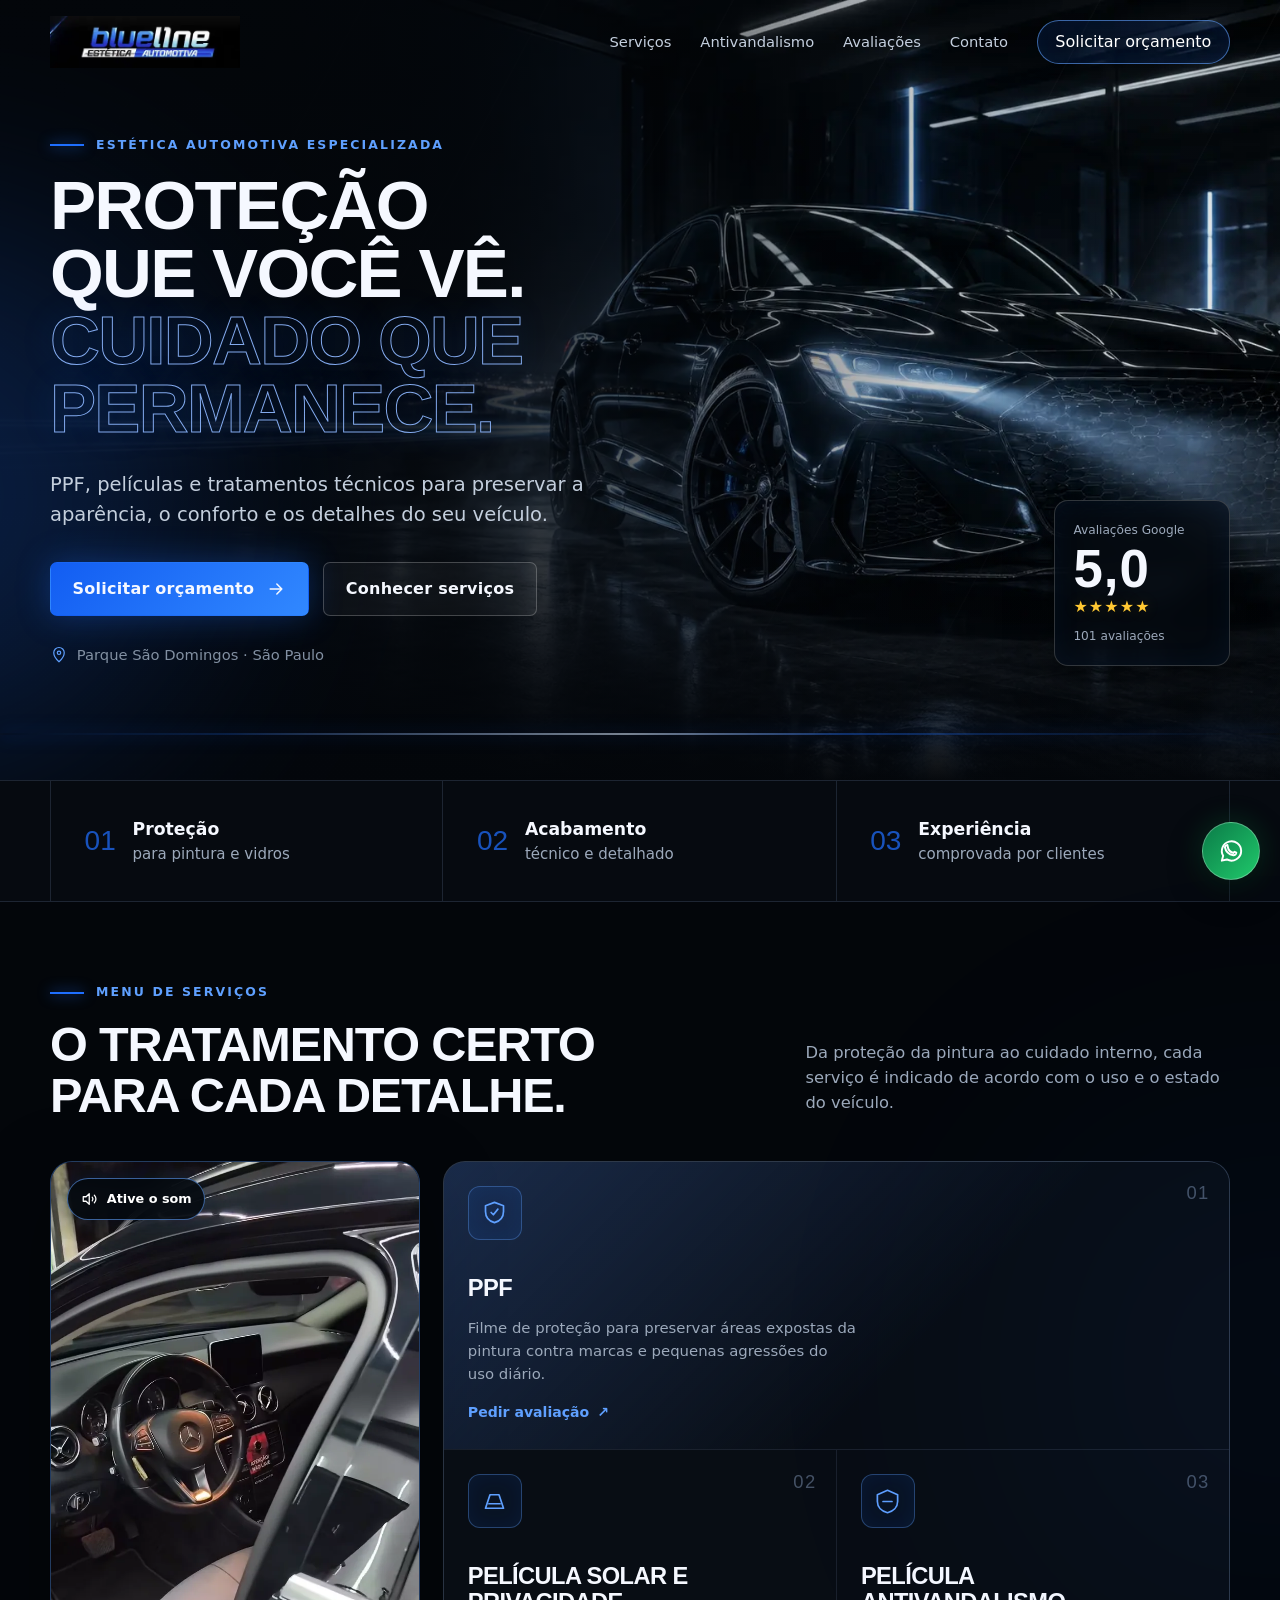
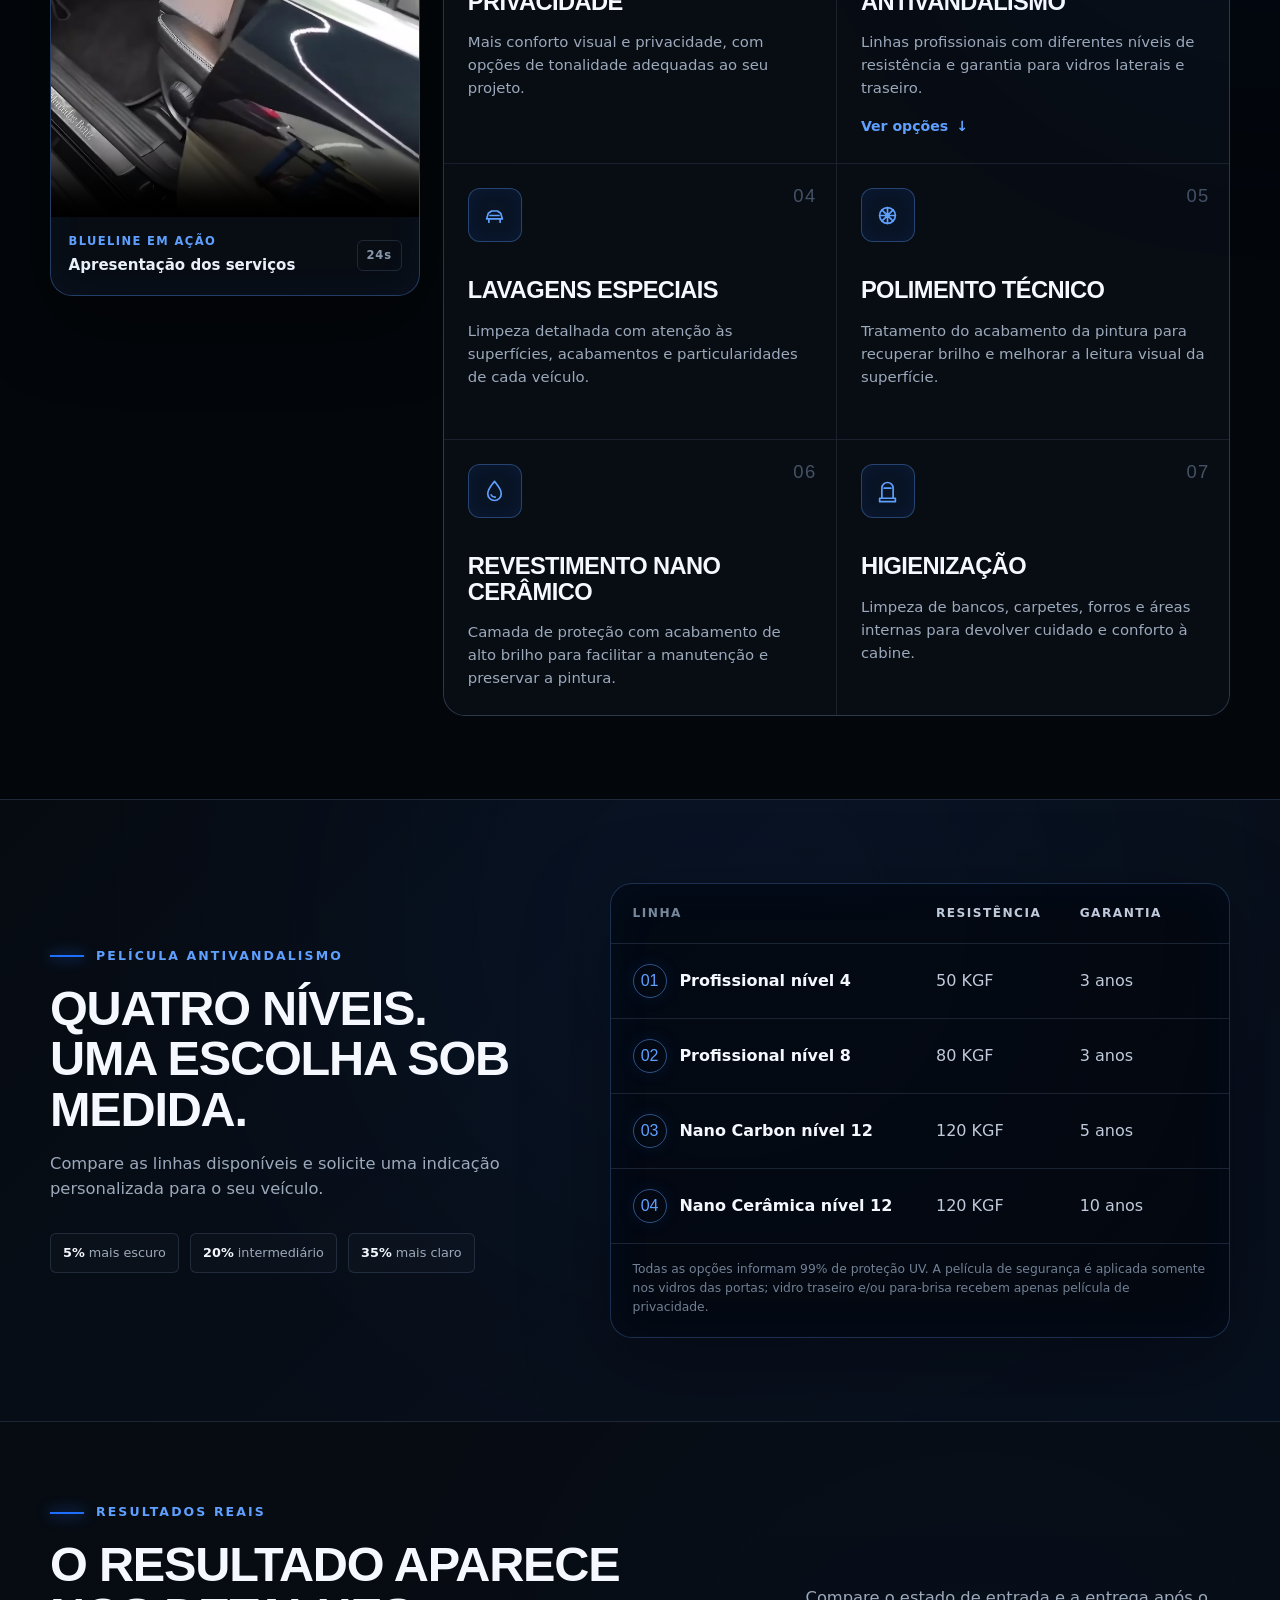
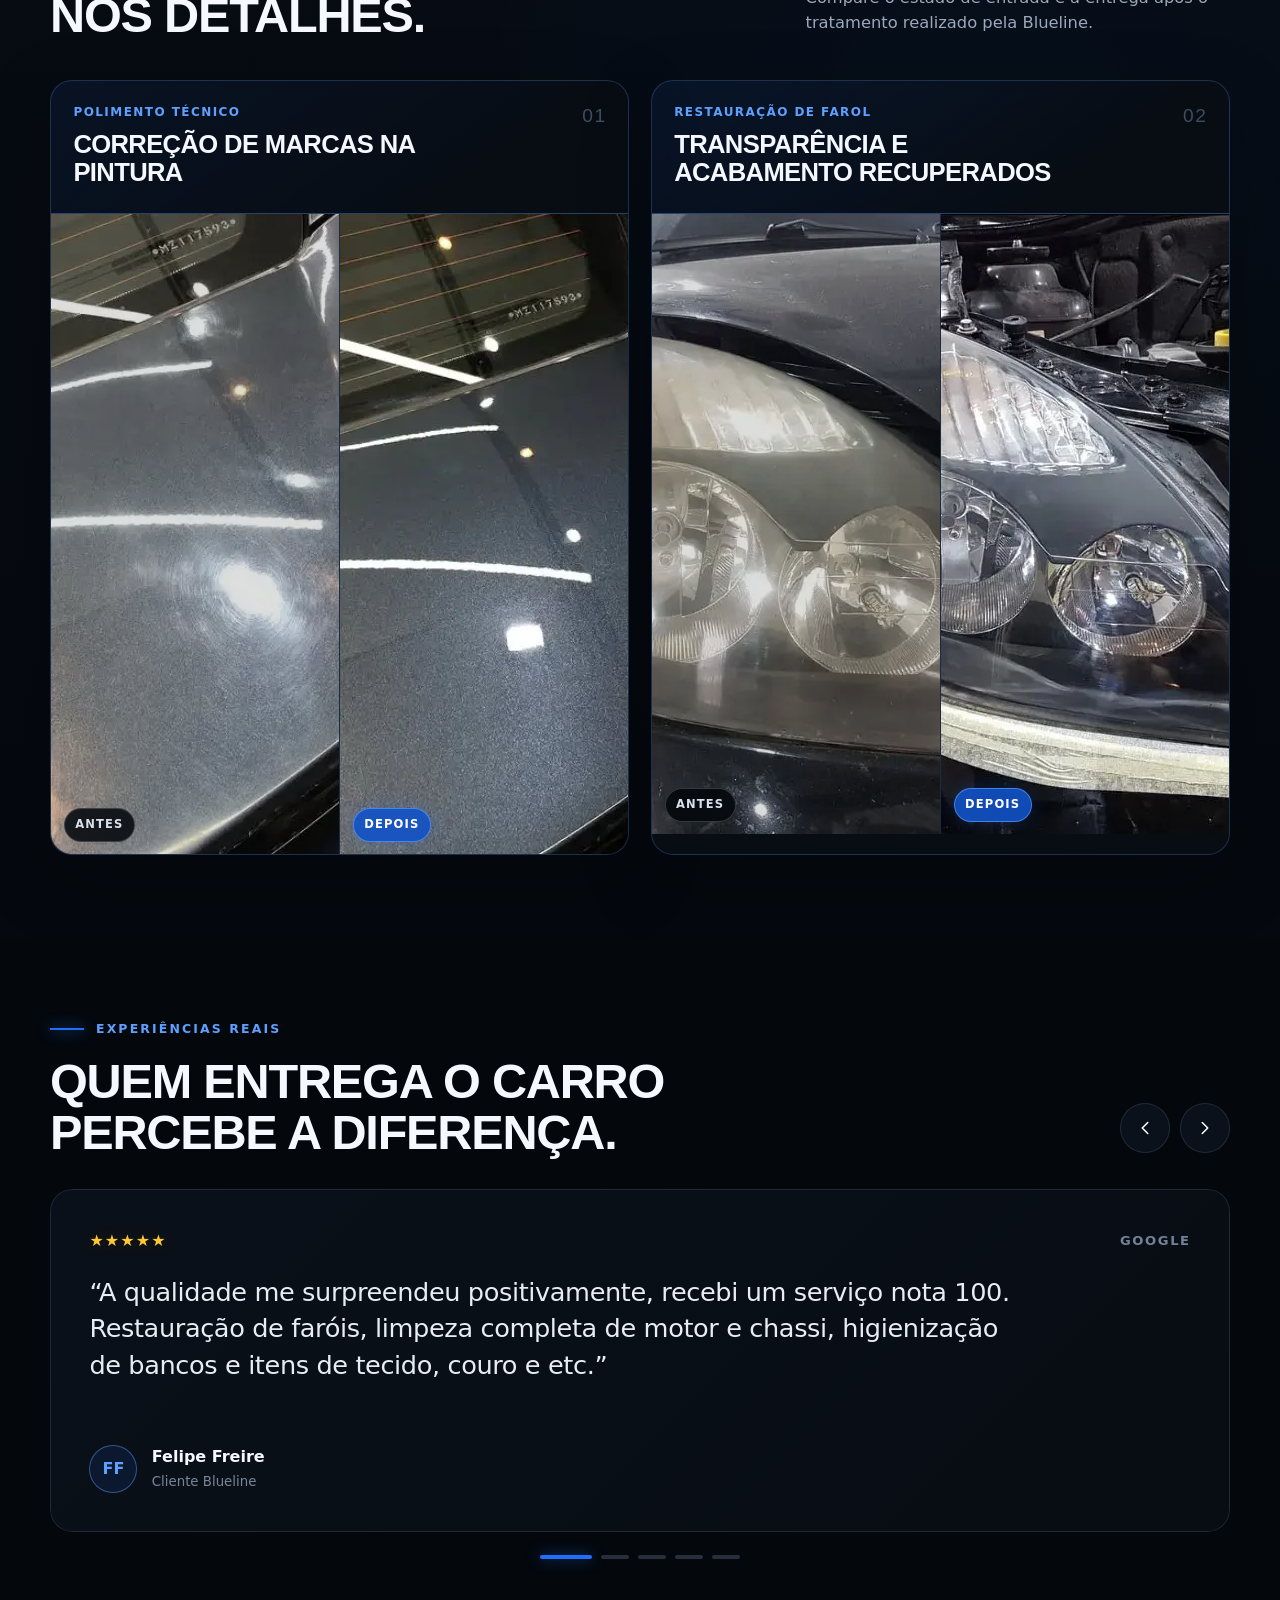
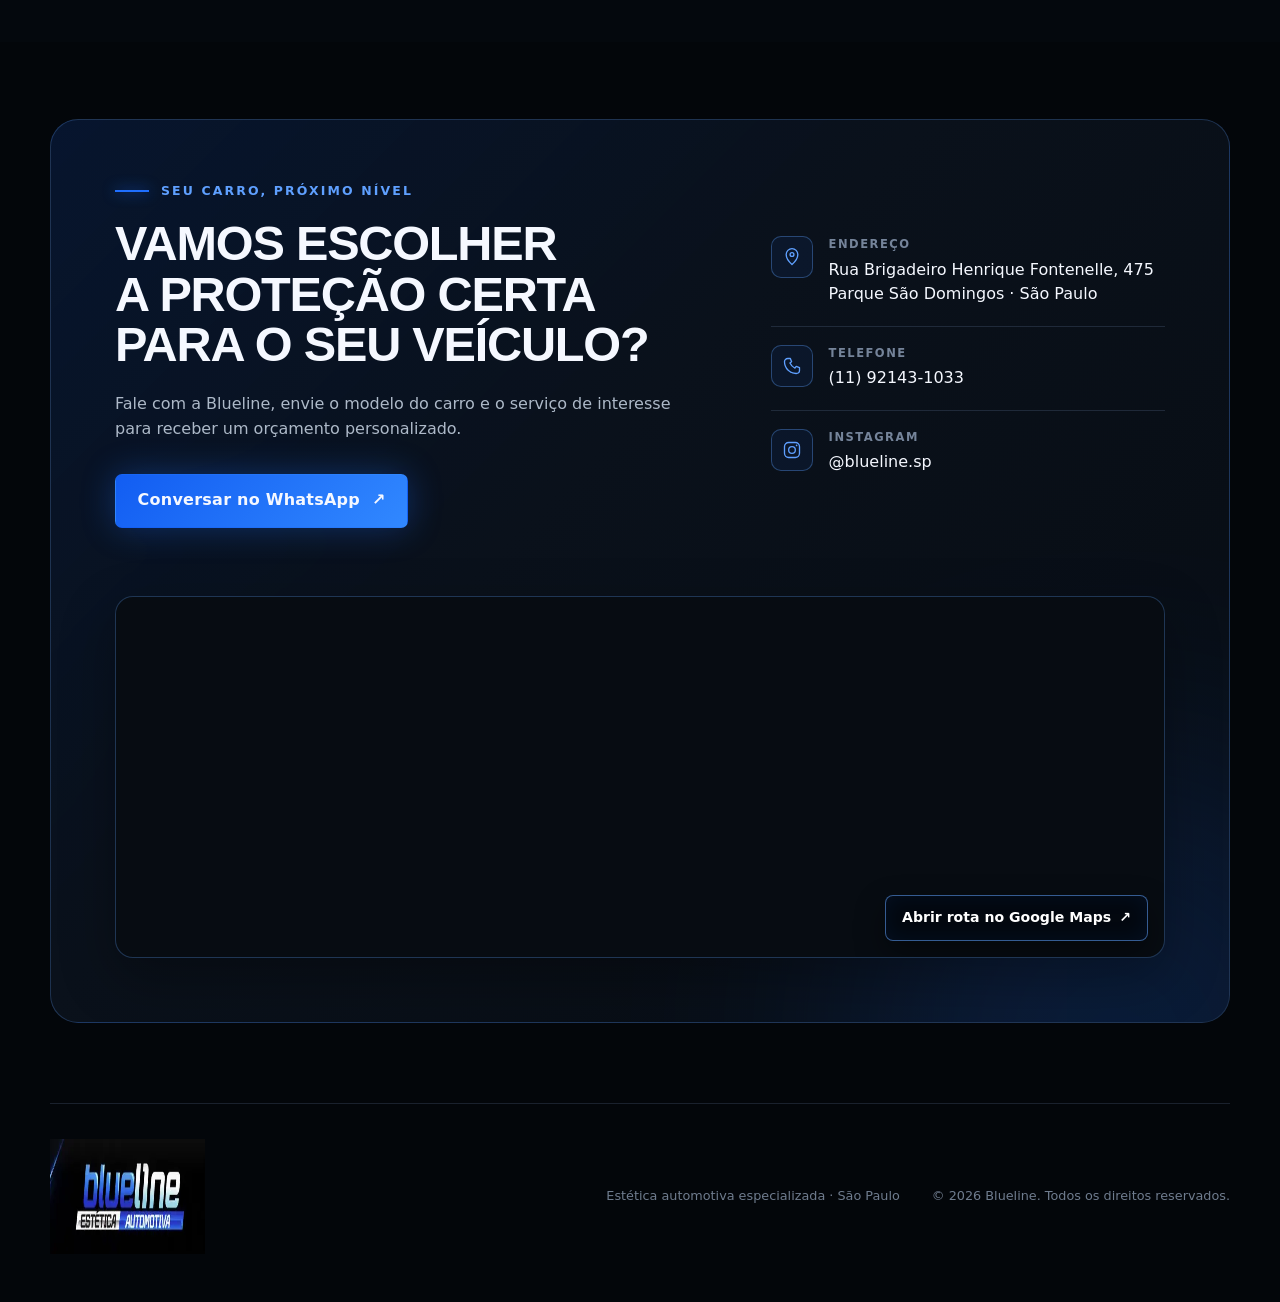
<file: _captured_site/robots.txt.html>
<!doctype html>
<html lang="pt-BR">
  <head>
    <meta charset="UTF-8" />
    <meta name="viewport" content="width=device-width, initial-scale=1.0" />
    <meta name="theme-color" content="#03060a" />
    <meta name="description" content="PPF, películas, polimento técnico, vitrificação, higienização e lavagens especiais em São Paulo." />
    <title>Blueline Estética Automotiva | Proteção e acabamento</title>
    <link rel="icon" type="image/svg+xml" href="data:image/svg+xml,%3Csvg xmlns='http://www.w3.org/2000/svg' viewBox='0 0 64 64'%3E%3Crect width='64' height='64' rx='14' fill='%2303060a'/%3E%3Cpath d='M8 38h48' stroke='%231f6fff' stroke-width='5' stroke-linecap='round'/%3E%3Cpath d='M14 27h36' stroke='%23fff' stroke-width='5' stroke-linecap='round'/%3E%3C/svg%3E" />
    <link rel="preload" href="assets/hero-blueline.webp" as="image" type="image/webp" />
    <link rel="stylesheet" href="styles.css" />
    <script src="app.js" defer></script>
  </head>
  <body>
    <a class="skip-link" href="robots.txt.html#conteudo">Ir para o conteúdo</a>

    <header class="site-header" id="inicio">
      <div class="nav-wrap shell">
        <a class="brand" href="robots.txt.html#inicio" aria-label="Blueline Estética Automotiva — início">
          <img src="assets/blueline-logo.webp" alt="Blueline Estética Automotiva" width="420" height="115" />
        </a>

        <button class="menu-toggle" type="button" aria-expanded="false" aria-controls="main-nav" aria-label="Abrir menu">
          <span></span><span></span><span></span>
        </button>

        <nav id="main-nav" class="main-nav" aria-label="Navegação principal">
          <a href="robots.txt.html#servicos">Serviços</a>
          <a href="robots.txt.html#antivandalismo">Antivandalismo</a>
          <a href="robots.txt.html#avaliacoes">Avaliações</a>
          <a href="robots.txt.html#contato">Contato</a>
          <a class="nav-cta" href="https://wa.me/5511921431033?text=Ol%C3%A1%2C%20vim%20pelo%20site%20da%20Blueline%20e%20gostaria%20de%20solicitar%20um%20or%C3%A7amento." target="_blank" rel="noopener">Solicitar orçamento</a>
        </nav>
      </div>
    </header>

    <main id="conteudo">
      <section class="hero" aria-labelledby="hero-title">
        <video class="hero-video" muted playsinline preload="none" poster="assets/hero-blueline.webp" aria-hidden="true" tabindex="-1">
          <source src="assets/hero-headlight.mp4" type="video/mp4" />
        </video>
        <div class="hero-shade" aria-hidden="true"></div>
        <div class="hero-glow" aria-hidden="true"></div>
        <div class="shell hero-inner">
          <div class="hero-copy">
            <p class="eyebrow"><span></span> Estética automotiva especializada</p>
            <h1 id="hero-title">Proteção que você vê.<br /><em>Cuidado que permanece.</em></h1>
            <p class="hero-text">PPF, películas e tratamentos técnicos para preservar a aparência, o conforto e os detalhes do seu veículo.</p>
            <div class="hero-actions">
              <a class="button button-primary" href="https://wa.me/5511921431033?text=Ol%C3%A1%2C%20vim%20pelo%20site%20da%20Blueline%20e%20gostaria%20de%20solicitar%20um%20or%C3%A7amento." target="_blank" rel="noopener">
                Solicitar orçamento
                <svg aria-hidden="true" viewBox="0 0 24 24"><path d="M5 12h14M13 6l6 6-6 6" /></svg>
              </a>
              <a class="button button-ghost" href="robots.txt.html#servicos">Conhecer serviços</a>
            </div>
            <div class="hero-location">
              <svg aria-hidden="true" viewBox="0 0 24 24"><path d="M12 21s7-6.2 7-12A7 7 0 0 0 5 9c0 5.8 7 12 7 12Z"/><circle cx="12" cy="9" r="2.3"/></svg>
              <span>Parque São Domingos · São Paulo</span>
            </div>
          </div>

          <div class="hero-badge" aria-label="Nota 5,0 no Google com 101 avaliações">
            <span class="badge-label">Avaliações Google</span>
            <strong>5,0</strong>
            <span class="stars" aria-label="5 estrelas">★★★★★</span>
            <span class="badge-count">101 avaliações</span>
          </div>
        </div>
        <div class="road-line" aria-hidden="true"></div>
      </section>

      <section class="proof-strip" aria-label="Destaques da Blueline">
        <div class="shell proof-grid">
          <div><span class="proof-kicker">01</span><p><strong>Proteção</strong><br />para pintura e vidros</p></div>
          <div><span class="proof-kicker">02</span><p><strong>Acabamento</strong><br />técnico e detalhado</p></div>
          <div><span class="proof-kicker">03</span><p><strong>Experiência</strong><br />comprovada por clientes</p></div>
        </div>
      </section>

      <section class="section services" id="servicos" aria-labelledby="services-title">
        <div class="shell">
          <div class="section-heading">
            <div>
              <p class="eyebrow"><span></span> Menu de serviços</p>
              <h2 id="services-title">O tratamento certo para cada detalhe.</h2>
            </div>
            <p>Da proteção da pintura ao cuidado interno, cada serviço é indicado de acordo com o uso e o estado do veículo.</p>
          </div>

          <div class="services-layout">
            <figure class="services-video-card">
              <video controls muted playsinline preload="metadata" poster="assets/services-blueline-poster.webp" data-autoplay-on-view aria-label="Vídeo de apresentação dos serviços da Blueline Estética Automotiva">
                <source src="assets/services-blueline.mp4" type="video/mp4" />
                Seu navegador não consegue reproduzir este vídeo.
              </video>
              <button class="video-sound-toggle" type="button" aria-label="Ativar o som do vídeo">
                <svg aria-hidden="true" viewBox="0 0 24 24"><path d="M11 5 6.8 9H3v6h3.8L11 19V5Z"/><path d="M15 9.5a4 4 0 0 1 0 5M17.8 7a7 7 0 0 1 0 10"/></svg>
                <span>Ative o som</span>
              </button>
              <figcaption>
                <span><small>Blueline em ação</small><strong>Apresentação dos serviços</strong></span>
                <b>24s</b>
              </figcaption>
            </figure>

            <div class="service-grid">
            <article class="service-card service-card-featured">
              <span class="service-number">01</span>
              <div class="service-icon" aria-hidden="true"><svg viewBox="0 0 24 24"><path d="M12 3 4 6v5c0 5.1 3.4 8.6 8 10 4.6-1.4 8-4.9 8-10V6l-8-3Z"/><path d="m9 12 2 2 4-5"/></svg></div>
              <h3>PPF</h3>
              <p>Filme de proteção para preservar áreas expostas da pintura contra marcas e pequenas agressões do uso diário.</p>
              <a href="robots.txt.html#contato">Pedir avaliação <span aria-hidden="true">↗</span></a>
            </article>

            <article class="service-card">
              <span class="service-number">02</span>
              <div class="service-icon" aria-hidden="true"><svg viewBox="0 0 24 24"><path d="M4 18 8 6h8l4 12H4Z"/><path d="M7 14h10"/></svg></div>
              <h3>Película solar e privacidade</h3>
              <p>Mais conforto visual e privacidade, com opções de tonalidade adequadas ao seu projeto.</p>
            </article>

            <article class="service-card">
              <span class="service-number">03</span>
              <div class="service-icon" aria-hidden="true"><svg viewBox="0 0 24 24"><path d="M12 2 3 6v6c0 5 3.8 8.7 9 10 5.2-1.3 9-5 9-10V6l-9-4Z"/><path d="M8 12h8"/></svg></div>
              <h3>Película antivandalismo</h3>
              <p>Linhas profissionais com diferentes níveis de resistência e garantia para vidros laterais e traseiro.</p>
              <a href="robots.txt.html#antivandalismo">Ver opções <span aria-hidden="true">↓</span></a>
            </article>

            <article class="service-card">
              <span class="service-number">04</span>
              <div class="service-icon" aria-hidden="true"><svg viewBox="0 0 24 24"><path d="M5 15h14l-1.5-5-3-2h-5l-3 2L5 15Z"/><path d="M7 15v3M17 15v3M8 12h8"/></svg></div>
              <h3>Lavagens especiais</h3>
              <p>Limpeza detalhada com atenção às superfícies, acabamentos e particularidades de cada veículo.</p>
            </article>

            <article class="service-card">
              <span class="service-number">05</span>
              <div class="service-icon" aria-hidden="true"><svg viewBox="0 0 24 24"><circle cx="12" cy="12" r="7"/><path d="M12 5v14M5 12h14M7 7l10 10M17 7 7 17"/></svg></div>
              <h3>Polimento técnico</h3>
              <p>Tratamento do acabamento da pintura para recuperar brilho e melhorar a leitura visual da superfície.</p>
            </article>

            <article class="service-card">
              <span class="service-number">06</span>
              <div class="service-icon" aria-hidden="true"><svg viewBox="0 0 24 24"><path d="M12 3c3 4 6 7 6 11a6 6 0 0 1-12 0c0-4 3-7 6-11Z"/><path d="M9 15c.8 1.5 2 2.2 3.7 2"/></svg></div>
              <h3>Revestimento nano cerâmico</h3>
              <p>Camada de proteção com acabamento de alto brilho para facilitar a manutenção e preservar a pintura.</p>
            </article>

            <article class="service-card">
              <span class="service-number">07</span>
              <div class="service-icon" aria-hidden="true"><svg viewBox="0 0 24 24"><path d="M7 18V9a5 5 0 0 1 10 0v9"/><path d="M5 18h14v3H5zM9 9h6"/></svg></div>
              <h3>Higienização</h3>
              <p>Limpeza de bancos, carpetes, forros e áreas internas para devolver cuidado e conforto à cabine.</p>
            </article>
            </div>
          </div>
        </div>
      </section>

      <section class="section security" id="antivandalismo" aria-labelledby="security-title">
        <div class="shell security-layout">
          <div class="security-copy">
            <p class="eyebrow"><span></span> Película antivandalismo</p>
            <h2 id="security-title">Quatro níveis.<br />Uma escolha sob medida.</h2>
            <p>Compare as linhas disponíveis e solicite uma indicação personalizada para o seu veículo.</p>
            <div class="shade-list" aria-label="Tonalidades disponíveis">
              <span><strong>5%</strong> mais escuro</span>
              <span><strong>20%</strong> intermediário</span>
              <span><strong>35%</strong> mais claro</span>
            </div>
          </div>

          <div class="security-table" role="table" aria-label="Linhas de película antivandalismo">
            <div class="security-row security-head" role="row">
              <span role="columnheader">Linha</span><span role="columnheader">Resistência</span><span role="columnheader">Garantia</span>
            </div>
            <div class="security-row" role="row">
              <span role="cell"><b>01</b> Profissional nível 4</span><span role="cell">50 KGF</span><span role="cell">3 anos</span>
            </div>
            <div class="security-row" role="row">
              <span role="cell"><b>02</b> Profissional nível 8</span><span role="cell">80 KGF</span><span role="cell">3 anos</span>
            </div>
            <div class="security-row" role="row">
              <span role="cell"><b>03</b> Nano Carbon nível 12</span><span role="cell">120 KGF</span><span role="cell">5 anos</span>
            </div>
            <div class="security-row" role="row">
              <span role="cell"><b>04</b> Nano Cerâmica nível 12</span><span role="cell">120 KGF</span><span role="cell">10 anos</span>
            </div>
            <p class="security-note">Todas as opções informam 99% de proteção UV. A película de segurança é aplicada somente nos vidros das portas; vidro traseiro e/ou para-brisa recebem apenas película de privacidade.</p>
          </div>
        </div>
      </section>

      <section class="section results" id="resultados" aria-labelledby="results-title">
        <div class="shell">
          <div class="section-heading results-heading">
            <div>
              <p class="eyebrow"><span></span> Resultados reais</p>
              <h2 id="results-title">O resultado aparece nos detalhes.</h2>
            </div>
            <p>Compare o estado de entrada e a entrega após o tratamento realizado pela Blueline.</p>
          </div>

          <div class="result-grid">
            <article class="result-card">
              <div class="result-card-copy">
                <span class="result-index">01</span>
                <p>Polimento técnico</p>
                <h3>Correção de marcas na pintura</h3>
              </div>
              <div class="comparison-grid" aria-label="Comparação da pintura antes e depois do serviço">
                <figure class="comparison-image">
                  <img src="assets/resultado-pintura-antes.webp" width="640" height="640" loading="lazy" alt="Pintura do porta-malas com marcas circulares antes do polimento técnico" />
                  <figcaption>Antes</figcaption>
                </figure>
                <figure class="comparison-image comparison-after">
                  <img src="assets/resultado-pintura-depois.webp" width="640" height="640" loading="lazy" alt="Pintura do porta-malas restaurada e com brilho após o polimento técnico" />
                  <figcaption>Depois</figcaption>
                </figure>
              </div>
            </article>

            <article class="result-card">
              <div class="result-card-copy">
                <span class="result-index">02</span>
                <p>Restauração de farol</p>
                <h3>Transparência e acabamento recuperados</h3>
              </div>
              <div class="comparison-grid" aria-label="Comparação do farol antes e depois do serviço">
                <figure class="comparison-image">
                  <img src="assets/resultado-farol-antes.webp" width="620" height="620" loading="lazy" alt="Farol opaco e amarelado antes da restauração" />
                  <figcaption>Antes</figcaption>
                </figure>
                <figure class="comparison-image comparison-after">
                  <img src="assets/resultado-farol-depois.webp" width="620" height="620" loading="lazy" alt="Farol transparente e restaurado após o serviço" />
                  <figcaption>Depois</figcaption>
                </figure>
              </div>
            </article>
          </div>
        </div>
      </section>

      <section class="section reviews" id="avaliacoes" aria-labelledby="reviews-title">
        <div class="shell">
          <div class="section-heading reviews-heading">
            <div>
              <p class="eyebrow"><span></span> Experiências reais</p>
              <h2 id="reviews-title">Quem entrega o carro percebe a diferença.</h2>
            </div>
            <div class="review-controls">
              <button class="carousel-button prev" type="button" aria-label="Avaliação anterior">
                <svg aria-hidden="true" viewBox="0 0 24 24"><path d="m15 18-6-6 6-6"/></svg>
              </button>
              <button class="carousel-button next" type="button" aria-label="Próxima avaliação">
                <svg aria-hidden="true" viewBox="0 0 24 24"><path d="m9 18 6-6-6-6"/></svg>
              </button>
            </div>
          </div>

          <div class="review-carousel" aria-roledescription="carrossel" aria-label="Avaliações de clientes">
            <div class="review-track">
              <article class="review-slide" aria-label="1 de 5">
                <div class="review-top"><span class="stars" aria-label="5 estrelas">★★★★★</span><span>Google</span></div>
                <blockquote>“A qualidade me surpreendeu positivamente, recebi um serviço nota 100. Restauração de faróis, limpeza completa de motor e chassi, higienização de bancos e itens de tecido, couro e etc.”</blockquote>
                <div class="review-author"><span class="avatar">FF</span><div><strong>Felipe Freire</strong><small>Cliente Blueline</small></div></div>
              </article>

              <article class="review-slide" aria-label="2 de 5">
                <div class="review-top"><span class="stars" aria-label="5 estrelas">★★★★★</span><span>Google</span></div>
                <blockquote>“Atendimento impecável e o serviço de primeira. Fiz polimento e lavagem detalhada na Tracker da minha mãe. Retornarei para mais no futuro.”</blockquote>
                <div class="review-author"><span class="avatar">MA</span><div><strong>Maurício Abreu</strong><small>Cliente Blueline</small></div></div>
              </article>

              <article class="review-slide" aria-label="3 de 5">
                <div class="review-top"><span class="stars" aria-label="5 estrelas">★★★★★</span><span>Google</span></div>
                <blockquote>“Pode confiar! Desde o início ele foi super solícito, respondeu super rápido e explicou todas as dúvidas que tinha. Deixei o carro uma semana com eles, foi excelente o serviço.”</blockquote>
                <div class="review-author"><span class="avatar">EC</span><div><strong>Erika Calixto</strong><small>Local Guide</small></div></div>
              </article>

              <article class="review-slide" aria-label="4 de 5">
                <div class="review-top"><span class="stars" aria-label="5 estrelas">★★★★★</span><span>Google</span></div>
                <blockquote>“Desde o primeiro contato, já senti muita segurança nos serviços prestados e na retirada do veículo. Fiquei ainda mais tranquilo com a qualidade do serviço e profissionalismo da equipe.”</blockquote>
                <div class="review-author"><span class="avatar">J</span><div><strong>Joaquim 3167</strong><small>Cliente Blueline</small></div></div>
              </article>

              <article class="review-slide" aria-label="5 de 5">
                <div class="review-top"><span class="stars" aria-label="5 estrelas">★★★★★</span><span>Google</span></div>
                <blockquote>“Fiquei impressionado com o cuidado meticuloso e a atenção aos detalhes demonstrados pelo Nicolas. Cada canto do meu veículo foi cuidadosamente limpo, deixando-o impecável e com um aspecto renovado.”</blockquote>
                <div class="review-author"><span class="avatar">JS</span><div><strong>Juliano Santos</strong><small>Local Guide</small></div></div>
              </article>
            </div>
          </div>

          <div class="carousel-dots" aria-label="Escolher avaliação"></div>
        </div>
      </section>

      <section class="contact" id="contato" aria-labelledby="contact-title">
        <div class="shell contact-card">
          <div class="contact-copy">
            <p class="eyebrow"><span></span> Seu carro, próximo nível</p>
            <h2 id="contact-title">Vamos escolher a proteção certa para o seu veículo?</h2>
            <p>Fale com a Blueline, envie o modelo do carro e o serviço de interesse para receber um orçamento personalizado.</p>
            <a class="button button-primary" href="https://wa.me/5511921431033?text=Ol%C3%A1%2C%20vim%20pelo%20site%20da%20Blueline%20e%20gostaria%20de%20solicitar%20um%20or%C3%A7amento." target="_blank" rel="noopener">Conversar no WhatsApp <span aria-hidden="true">↗</span></a>
          </div>

          <address class="contact-info">
            <a href="https://www.google.com/maps/search/?api=1&query=Rua+Brigadeiro+Henrique+Fontenelle+475+Parque+Sao+Domingos+Sao+Paulo" target="_blank" rel="noopener">
              <span class="contact-icon"><svg aria-hidden="true" viewBox="0 0 24 24"><path d="M12 21s7-6.2 7-12A7 7 0 0 0 5 9c0 5.8 7 12 7 12Z"/><circle cx="12" cy="9" r="2.3"/></svg></span>
              <span><small>Endereço</small>Rua Brigadeiro Henrique Fontenelle, 475<br />Parque São Domingos · São Paulo</span>
            </a>
            <a href="tel:+5511921431033">
              <span class="contact-icon"><svg aria-hidden="true" viewBox="0 0 24 24"><path d="M7 3h3l1.5 4-2 1.5c1.2 2.6 3.4 4.8 6 6l1.5-2L21 14v3c0 2.2-1.8 4-4 4C9.3 21 3 14.7 3 7a4 4 0 0 1 4-4Z"/></svg></span>
              <span><small>Telefone</small>(11) 92143-1033</span>
            </a>
            <a href="https://www.instagram.com/blueline.sp/" target="_blank" rel="noopener">
              <span class="contact-icon"><svg aria-hidden="true" viewBox="0 0 24 24"><rect x="3" y="3" width="18" height="18" rx="5"/><circle cx="12" cy="12" r="4"/><circle cx="17.5" cy="6.5" r="1" fill="currentColor" stroke="none"/></svg></span>
              <span><small>Instagram</small>@blueline.sp</span>
            </a>
          </address>

          <div class="contact-map">
            <iframe
              title="Localização da Blueline Estética Automotiva no Google Maps"
              src="https://maps.google.com/maps?q=Blueline%20Est%C3%A9tica%20Automotiva%2C%20Rua%20Brigadeiro%20Henrique%20Fontenelle%2C%20475%2C%20Parque%20S%C3%A3o%20Domingos%2C%20S%C3%A3o%20Paulo&amp;t=&amp;z=16&amp;ie=UTF8&amp;iwloc=B&amp;output=embed"
              loading="lazy"
              referrerpolicy="no-referrer-when-downgrade"
              allowfullscreen>
            </iframe>
            <a class="map-open" href="https://www.google.com/maps/search/?api=1&amp;query=Blueline+Est%C3%A9tica+Automotiva+Rua+Brigadeiro+Henrique+Fontenelle+475+Parque+S%C3%A3o+Domingos+S%C3%A3o+Paulo" target="_blank" rel="noopener">
              Abrir rota no Google Maps <span aria-hidden="true">↗</span>
            </a>
          </div>
        </div>
      </section>
    </main>

    <footer>
      <div class="shell footer-inner">
        <img src="assets/blueline-logo.webp" alt="Blueline Estética Automotiva" width="420" height="115" />
        <p>Estética automotiva especializada · São Paulo</p>
        <p>© <span id="year"></span> Blueline. Todos os direitos reservados.</p>
      </div>
    </footer>

    <a class="floating-whatsapp" href="https://wa.me/5511921431033?text=Ol%C3%A1%2C%20vim%20pelo%20site%20da%20Blueline%20e%20gostaria%20de%20solicitar%20um%20or%C3%A7amento." target="_blank" rel="noopener" aria-label="Falar com a Blueline no WhatsApp">
      <svg aria-hidden="true" viewBox="0 0 24 24"><path d="M20 11.6a8 8 0 0 1-11.8 7l-4.2 1 1.1-4A8 8 0 1 1 20 11.6Z"/><path d="M9 8.5c.4 2.2 2 3.9 4.4 4.7l1.2-1 1.4.7c-.2 1.3-1.1 2.2-2.4 2.2-3.7-.6-6.3-3-7-6.4 0-1.1.9-2 2-2.2L9 8.5Z"/></svg>
    </a>
  </body>
</html>
</file>
<file: _captured_site/styles.css>
:root {
  --black: #03060a;
  --ink: #070c12;
  --panel: #0b111a;
  --panel-2: #101824;
  --blue: #1f6fff;
  --blue-bright: #5fa0ff;
  --white: #f5f8ff;
  --muted: #9ca9bb;
  --line: rgba(133, 163, 205, 0.18);
  --yellow: #ffc832;
  --radius: 22px;
  --shell: min(1180px, calc(100% - 40px));
}

* { box-sizing: border-box; }
html { scroll-behavior: smooth; }
body {
  margin: 0;
  background: var(--black);
  color: var(--white);
  font-family: Inter, ui-sans-serif, system-ui, -apple-system, BlinkMacSystemFont, "Segoe UI", sans-serif;
  font-size: 16px;
  line-height: 1.55;
  overflow-x: hidden;
}
body::before {
  content: "";
  position: fixed;
  inset: 0;
  z-index: -2;
  background:
    radial-gradient(circle at 18% 0%, rgba(31, 111, 255, 0.09), transparent 28rem),
    linear-gradient(180deg, #03060a 0%, #050910 100%);
}
a { color: inherit; text-decoration: none; }
img { display: block; max-width: 100%; }
button { font: inherit; }
.shell { width: var(--shell); margin-inline: auto; }
.skip-link {
  position: fixed;
  left: 1rem;
  top: -6rem;
  z-index: 1000;
  padding: 0.8rem 1rem;
  background: var(--white);
  color: var(--black);
  border-radius: 8px;
}
.skip-link:focus { top: 1rem; }

.site-header {
  position: fixed;
  inset: 0 0 auto;
  z-index: 100;
  border-bottom: 1px solid transparent;
  transition: background 220ms ease, border-color 220ms ease, backdrop-filter 220ms ease;
}
.site-header.scrolled {
  background: rgba(3, 6, 10, 0.86);
  border-color: var(--line);
  backdrop-filter: blur(16px);
}
.nav-wrap { min-height: 84px; display: flex; align-items: center; justify-content: space-between; gap: 2rem; }
.brand { width: 190px; flex: 0 0 auto; }
.brand img { width: 100%; height: auto; }
.main-nav { display: flex; align-items: center; gap: 1.8rem; }
.main-nav > a:not(.nav-cta) { color: #c4cfde; font-size: 0.92rem; transition: color 160ms ease; }
.main-nav > a:not(.nav-cta):hover { color: #fff; }
.nav-cta {
  display: inline-flex;
  align-items: center;
  justify-content: center;
  min-height: 44px;
  padding: 0 1.1rem;
  border: 1px solid rgba(95, 160, 255, 0.6);
  border-radius: 999px;
  color: #fff;
  background: rgba(31, 111, 255, 0.1);
  box-shadow: inset 0 0 20px rgba(31, 111, 255, 0.05);
}
.menu-toggle { display: none; }

.hero {
  position: relative;
  min-height: 780px;
  display: grid;
  align-items: center;
  isolation: isolate;
  overflow: hidden;
  background-color: #03060a;
  background-image: url("assets/hero-blueline.webp");
  background-size: cover;
  background-position: center;
}
.hero-video {
  position: absolute;
  inset: 0;
  z-index: 0;
  width: 100%;
  height: 100%;
  object-fit: cover;
  object-position: center;
  pointer-events: none;
}
.hero-shade {
  position: absolute;
  inset: 0;
  z-index: 1;
  background:
    linear-gradient(90deg, rgba(3, 6, 10, 0.98) 3%, rgba(3, 6, 10, 0.88) 35%, rgba(3, 6, 10, 0.22) 72%, rgba(3, 6, 10, 0.08)),
    linear-gradient(0deg, rgba(3, 6, 10, 0.98), transparent 35%);
  pointer-events: none;
}
.hero::before {
  content: "";
  position: absolute;
  inset: 0;
  z-index: 1;
  background: repeating-linear-gradient(118deg, transparent 0 160px, rgba(255,255,255,0.018) 161px 162px);
  pointer-events: none;
}
.hero-glow {
  position: absolute;
  width: 34rem;
  height: 34rem;
  left: -22rem;
  top: 14rem;
  border-radius: 50%;
  background: var(--blue);
  filter: blur(120px);
  opacity: 0.22;
  z-index: 1;
}
.hero-inner { position: relative; z-index: 2; display: grid; grid-template-columns: minmax(0, 680px) 1fr; align-items: end; padding-top: 8.5rem; padding-bottom: 7rem; }
.hero-copy { position: relative; z-index: 2; }
.eyebrow { display: flex; align-items: center; gap: 0.75rem; margin: 0 0 1.2rem; color: var(--blue-bright); font-size: 0.78rem; line-height: 1.2; font-weight: 800; letter-spacing: 0.17em; text-transform: uppercase; }
.eyebrow > span { width: 34px; height: 2px; background: var(--blue); box-shadow: 0 0 14px var(--blue); }
h1, h2, h3 { margin: 0; font-family: "Arial Narrow", "Roboto Condensed", Impact, sans-serif; text-transform: uppercase; font-weight: 800; letter-spacing: -0.025em; line-height: 1.02; }
h1, h2 { text-wrap: balance; }
h1 { max-width: 700px; font-size: clamp(3.1rem, 5.4vw, 5.25rem); line-height: 0.98; }
h1 em { color: transparent; font-style: normal; -webkit-text-stroke: 1px rgba(142, 183, 255, 0.92); text-shadow: 0 0 34px rgba(31, 111, 255, 0.15); }
.hero-text { max-width: 620px; margin: 1.7rem 0 0; color: #c3cedc; font-size: clamp(1.05rem, 1.6vw, 1.22rem); }
.hero-actions { display: flex; align-items: center; flex-wrap: wrap; gap: 0.9rem; margin-top: 2rem; }
.button {
  display: inline-flex;
  align-items: center;
  justify-content: center;
  gap: 0.75rem;
  min-height: 54px;
  padding: 0 1.35rem;
  border: 1px solid transparent;
  border-radius: 7px;
  font-weight: 800;
  letter-spacing: 0.015em;
  transition: transform 160ms ease, box-shadow 160ms ease, background 160ms ease;
}
.button:hover { transform: translateY(-2px); }
.button-primary { background: linear-gradient(135deg, #125df2, #3188ff); box-shadow: 0 0 34px rgba(31, 111, 255, 0.32); }
.button-primary:hover { box-shadow: 0 0 44px rgba(31, 111, 255, 0.5); }
.button-ghost { border-color: rgba(255,255,255,0.22); background: rgba(255,255,255,0.04); }
.button svg { width: 20px; fill: none; stroke: currentColor; stroke-width: 1.8; stroke-linecap: round; stroke-linejoin: round; }
.hero-location { display: flex; align-items: center; gap: 0.55rem; margin-top: 1.7rem; color: #8290a2; font-size: 0.92rem; }
.hero-location svg { width: 18px; fill: none; stroke: var(--blue-bright); stroke-width: 1.6; }
.hero-badge {
  justify-self: end;
  width: 176px;
  padding: 1.25rem 1.15rem;
  border: 1px solid rgba(255,255,255,0.18);
  border-radius: 14px;
  background: rgba(5, 10, 17, 0.72);
  box-shadow: 0 18px 50px rgba(0,0,0,0.3), inset 0 0 30px rgba(31,111,255,0.06);
  backdrop-filter: blur(12px);
}
.badge-label, .badge-count { display: block; color: var(--muted); font-size: 0.76rem; }
.hero-badge strong { display: block; margin: 0.2rem 0 -0.1rem; font-family: Impact, "Arial Narrow", sans-serif; font-size: 3.3rem; line-height: 1; letter-spacing: 0.02em; }
.stars { color: var(--yellow); letter-spacing: 0.07em; text-shadow: 0 0 16px rgba(255, 200, 50, 0.18); }
.badge-count { margin-top: 0.45rem; }
.road-line { position: absolute; z-index: 2; inset: auto 0 2.8rem; height: 2px; background: linear-gradient(90deg, transparent, rgba(31,111,255,0.4) 18%, #d7e8ff 49%, rgba(31,111,255,0.7) 66%, transparent); box-shadow: 0 0 18px rgba(31,111,255,0.8); opacity: 0.55; }

.proof-strip { border-block: 1px solid var(--line); background: #060a10; }
.proof-grid { display: grid; grid-template-columns: repeat(3, 1fr); }
.proof-grid > div { min-height: 120px; display: flex; align-items: center; gap: 1.05rem; padding: 1.5rem 2.1rem; border-right: 1px solid var(--line); }
.proof-grid > div:first-child { border-left: 1px solid var(--line); }
.proof-kicker { color: var(--blue); font-family: Impact, sans-serif; font-size: 1.75rem; opacity: 0.72; }
.proof-grid p { margin: 0; color: var(--muted); font-size: 0.94rem; }
.proof-grid strong { color: var(--white); font-size: 1.08rem; }

.section { padding: clamp(4.5rem, 6.5vw, 6.8rem) 0; }
.section-heading { display: grid; grid-template-columns: 1.25fr 0.75fr; gap: 3rem; align-items: end; margin-bottom: 2.5rem; }
.section-heading h2, .security h2, .contact h2 { font-size: clamp(2.35rem, 3.8vw, 3.9rem); line-height: 1.04; }
.section-heading h2 { max-width: 760px; }
.security h2 { max-width: 560px; }
.contact h2 { max-width: 760px; }
.section-heading > p { margin: 0 0 0.3rem; color: var(--muted); font-size: 1.02rem; }
.services { position: relative; }
.services::after { content: ""; position: absolute; inset: 15% -15rem auto auto; width: 30rem; height: 30rem; border-radius: 50%; background: var(--blue); filter: blur(160px); opacity: 0.07; pointer-events: none; }
.services-layout { position: relative; display: grid; grid-template-columns: minmax(320px, 0.8fr) minmax(0, 1.7fr); gap: 1.4rem; align-items: start; }
.services-video-card { position: sticky; top: 108px; margin: 0; border: 1px solid rgba(95,160,255,0.32); border-radius: var(--radius); overflow: hidden; background: linear-gradient(145deg, rgba(31,111,255,0.12), #080d14 38%); box-shadow: 0 26px 80px rgba(0,0,0,0.34), inset 0 0 38px rgba(31,111,255,0.05); }
.services-video-card video { display: block; width: 100%; aspect-ratio: 9 / 16; object-fit: cover; background: #020408; }
.video-sound-toggle { position: absolute; top: 1rem; left: 1rem; z-index: 2; display: inline-flex; align-items: center; gap: 0.5rem; min-height: 42px; padding: 0 0.8rem; border: 1px solid rgba(95,160,255,0.58); border-radius: 999px; color: #fff; background: rgba(3,8,15,0.9); box-shadow: 0 10px 28px rgba(0,0,0,0.42), 0 0 22px rgba(31,111,255,0.14); backdrop-filter: blur(12px); font-size: 0.8rem; font-weight: 800; cursor: pointer; }
.video-sound-toggle:hover { background: rgba(18,83,200,0.94); }
.video-sound-toggle[hidden] { display: none; }
.video-sound-toggle svg { width: 18px; fill: none; stroke: currentColor; stroke-width: 1.7; stroke-linecap: round; stroke-linejoin: round; }
.services-video-card figcaption { display: flex; align-items: center; justify-content: space-between; gap: 1rem; padding: 1rem 1.1rem 1.1rem; border-top: 1px solid var(--line); }
.services-video-card figcaption span, .services-video-card figcaption small, .services-video-card figcaption strong { display: block; }
.services-video-card figcaption small { margin-bottom: 0.18rem; color: var(--blue-bright); font-size: 0.72rem; font-weight: 800; letter-spacing: 0.12em; text-transform: uppercase; }
.services-video-card figcaption strong { color: #eaf0f9; font-size: 0.94rem; }
.services-video-card figcaption b { flex: 0 0 auto; padding: 0.36rem 0.55rem; border: 1px solid var(--line); border-radius: 6px; color: #8997aa; font-size: 0.72rem; letter-spacing: 0.08em; }
.service-grid { display: grid; grid-template-columns: repeat(2, minmax(0, 1fr)); border: 1px solid var(--line); border-radius: var(--radius); overflow: hidden; background: var(--line); gap: 1px; }
.service-card { position: relative; min-height: 275px; padding: 1.5rem; background: #080d14; transition: background 180ms ease, transform 180ms ease; }
.service-card:hover { background: #0c1420; }
.service-card-featured { grid-column: 1 / -1; min-height: 260px; background: linear-gradient(135deg, rgba(31,111,255,0.14), #080d14 62%); }
.service-number { position: absolute; top: 1.1rem; right: 1.2rem; color: #455265; font-family: Impact, sans-serif; font-size: 1.15rem; letter-spacing: 0.08em; }
.service-icon { width: 54px; height: 54px; display: grid; place-items: center; margin-bottom: 2.25rem; border: 1px solid rgba(95,160,255,0.35); border-radius: 12px; color: var(--blue-bright); background: rgba(31,111,255,0.07); box-shadow: inset 0 0 20px rgba(31,111,255,0.07); }
.service-icon svg { width: 27px; fill: none; stroke: currentColor; stroke-width: 1.5; stroke-linecap: round; stroke-linejoin: round; }
.service-card h3 { max-width: 310px; font-size: 1.48rem; line-height: 1.08; }
.service-card p { max-width: 390px; margin: 1rem 0 0; color: var(--muted); font-size: 0.93rem; }
.service-card a { display: inline-flex; gap: 0.5rem; margin-top: 1rem; color: var(--blue-bright); font-weight: 750; font-size: 0.88rem; }

.security { position: relative; background: linear-gradient(135deg, #060b12, #080f1a 68%, #07101e); border-block: 1px solid var(--line); overflow: hidden; }
.security::before { content: ""; position: absolute; inset: -10rem auto auto 35%; width: 35rem; height: 35rem; border-radius: 50%; background: var(--blue); filter: blur(190px); opacity: 0.11; }
.security-layout { position: relative; display: grid; grid-template-columns: 1fr 1.25fr; gap: clamp(3rem, 5vw, 4.5rem); align-items: center; }
.security-copy > p:not(.eyebrow) { max-width: 460px; color: var(--muted); font-size: 1.02rem; }
.shade-list { display: flex; flex-wrap: wrap; gap: 0.7rem; margin-top: 2rem; }
.shade-list span { padding: 0.55rem 0.75rem; border: 1px solid var(--line); border-radius: 6px; color: var(--muted); font-size: 0.8rem; background: rgba(255,255,255,0.02); }
.shade-list strong { color: var(--white); }
.security-table { border: 1px solid rgba(95,160,255,0.26); border-radius: var(--radius); overflow: hidden; background: rgba(2,6,11,0.66); box-shadow: 0 24px 90px rgba(0,0,0,0.32), inset 0 0 50px rgba(31,111,255,0.05); }
.security-row { display: grid; grid-template-columns: minmax(0, 1.8fr) 0.8fr 0.8fr; gap: 1rem; align-items: center; padding: 1.25rem 1.35rem; border-bottom: 1px solid var(--line); }
.security-head { color: #77879b; font-size: 0.76rem; text-transform: uppercase; font-weight: 800; letter-spacing: 0.12em; }
.security-row:not(.security-head) span:first-child { display: flex; align-items: center; gap: 0.8rem; font-weight: 750; }
.security-row b { width: 34px; height: 34px; display: grid; place-items: center; border: 1px solid rgba(95,160,255,0.48); border-radius: 50%; color: var(--blue-bright); font-family: Impact, sans-serif; font-weight: 400; box-shadow: 0 0 18px rgba(31,111,255,0.1); }
.security-row span:nth-child(n+2) { color: #c0cada; }
.security-note { margin: 0; padding: 1rem 1.35rem 1.2rem; color: #718095; font-size: 0.77rem; }

.results { position: relative; overflow: hidden; background: linear-gradient(180deg, #070c13, #05090f); }
.results::before { content: ""; position: absolute; top: 10%; left: 50%; width: 42rem; height: 22rem; border-radius: 50%; background: var(--blue); filter: blur(190px); opacity: 0.08; pointer-events: none; }
.results-heading { position: relative; }
.result-grid { position: relative; display: grid; grid-template-columns: repeat(2, minmax(0, 1fr)); gap: 1.35rem; }
.result-card { overflow: hidden; border: 1px solid rgba(95,160,255,0.24); border-radius: var(--radius); background: linear-gradient(145deg, rgba(31,111,255,0.08), #080d14 34%); box-shadow: 0 24px 70px rgba(0,0,0,0.28); }
.result-card-copy { position: relative; min-height: 132px; padding: 1.35rem 4rem 1.25rem 1.4rem; }
.result-card-copy p { margin: 0 0 0.5rem; color: var(--blue-bright); font-size: 0.75rem; font-weight: 800; letter-spacing: 0.12em; text-transform: uppercase; }
.result-card-copy h3 { max-width: 390px; font-size: clamp(1.35rem, 2vw, 1.8rem); line-height: 1.12; }
.result-index { position: absolute; top: 1.25rem; right: 1.35rem; color: #3d4c60; font-family: Impact, sans-serif; font-size: 1.2rem; letter-spacing: 0.08em; }
.comparison-grid { display: grid; grid-template-columns: repeat(2, minmax(0, 1fr)); gap: 1px; background: rgba(95,160,255,0.2); border-top: 1px solid rgba(95,160,255,0.2); }
.comparison-image { position: relative; margin: 0; overflow: hidden; background: #020408; }
.comparison-image img { display: block; width: 100%; aspect-ratio: 1; object-fit: cover; transition: transform 500ms cubic-bezier(.2,.75,.2,1), filter 250ms ease; }
.comparison-image:first-child img { filter: saturate(0.82) brightness(0.87); }
.result-card:hover .comparison-image img { transform: scale(1.025); }
.comparison-image figcaption { position: absolute; left: 0.8rem; bottom: 0.8rem; min-width: 70px; padding: 0.42rem 0.65rem; border: 1px solid rgba(255,255,255,0.18); border-radius: 999px; color: #d8e0eb; background: rgba(3,7,12,0.86); backdrop-filter: blur(10px); font-size: 0.72rem; font-weight: 850; letter-spacing: 0.1em; text-align: center; text-transform: uppercase; }
.comparison-after figcaption { color: #fff; border-color: rgba(95,160,255,0.65); background: rgba(18,83,200,0.9); box-shadow: 0 0 20px rgba(31,111,255,0.25); }

.reviews { background: #04080d; }
.reviews-heading { grid-template-columns: 1fr auto; margin-bottom: 2rem; }
.reviews-heading h2 { max-width: 820px; }
.review-controls { display: flex; gap: 0.65rem; padding-bottom: 0.25rem; }
.carousel-button { width: 50px; height: 50px; display: grid; place-items: center; border: 1px solid var(--line); border-radius: 50%; color: #fff; background: #0a111a; cursor: pointer; transition: background 150ms ease, border-color 150ms ease; }
.carousel-button:hover { background: rgba(31,111,255,0.15); border-color: rgba(95,160,255,0.55); }
.carousel-button svg { width: 22px; fill: none; stroke: currentColor; stroke-width: 1.7; stroke-linecap: round; stroke-linejoin: round; }
.review-carousel { overflow: hidden; border-radius: var(--radius); }
.review-track { display: flex; transition: transform 520ms cubic-bezier(.2,.75,.2,1); }
.review-slide { min-width: 100%; min-height: 300px; display: flex; flex-direction: column; padding: clamp(1.75rem, 3vw, 2.75rem); border: 1px solid var(--line); border-radius: var(--radius); background: linear-gradient(135deg, #0a1019, #080d14); }
.review-top { display: flex; justify-content: space-between; align-items: center; color: #738196; font-size: 0.82rem; font-weight: 750; text-transform: uppercase; letter-spacing: 0.12em; }
.review-top .stars { font-size: 1rem; }
.review-slide blockquote { max-width: 940px; margin: 1.3rem 0 1.6rem; font-size: clamp(1.15rem, 2vw, 1.62rem); line-height: 1.42; letter-spacing: -0.015em; color: #e8edf5; }
.review-author { display: flex; align-items: center; gap: 0.9rem; margin-top: auto; }
.avatar { width: 48px; height: 48px; display: grid; place-items: center; border: 1px solid rgba(95,160,255,0.45); border-radius: 50%; color: var(--blue-bright); background: rgba(31,111,255,0.1); font-weight: 850; }
.review-author strong, .review-author small { display: block; }
.review-author small { margin-top: 0.12rem; color: #77869a; }
.carousel-dots { display: flex; justify-content: center; gap: 0.55rem; margin-top: 1.4rem; }
.carousel-dot { width: 28px; height: 4px; padding: 0; border: 0; border-radius: 99px; background: #26303d; cursor: pointer; transition: width 200ms ease, background 200ms ease, box-shadow 200ms ease; }
.carousel-dot.active { width: 52px; background: var(--blue); box-shadow: 0 0 14px rgba(31,111,255,0.55); }

.contact { padding: clamp(3rem, 6vw, 6rem) 0 2rem; }
.contact-card { position: relative; display: grid; grid-template-columns: 1.2fr 0.8fr; gap: 4rem; padding: clamp(2.2rem, 5vw, 4.8rem); border: 1px solid rgba(95,160,255,0.25); border-radius: 28px; overflow: hidden; background: linear-gradient(135deg, rgba(31,111,255,0.15), #0a111b 42%, #070c12); }
.contact-card::after { content: ""; position: absolute; right: -10rem; bottom: -18rem; width: 34rem; height: 34rem; border-radius: 50%; background: var(--blue); filter: blur(130px); opacity: 0.17; }
.contact-copy, .contact-info { position: relative; z-index: 1; }
.contact-copy > p:not(.eyebrow) { max-width: 680px; margin: 1.4rem 0 2rem; color: #adb9c8; }
.contact-info { display: grid; align-content: center; gap: 0; font-style: normal; }
.contact-info a { display: flex; align-items: flex-start; gap: 1rem; padding: 1.15rem 0; border-bottom: 1px solid var(--line); }
.contact-info a:last-child { border-bottom: 0; }
.contact-info small { display: block; margin-bottom: 0.22rem; color: #75849a; font-size: 0.72rem; font-weight: 800; text-transform: uppercase; letter-spacing: 0.13em; }
.contact-icon { width: 42px; height: 42px; display: grid; flex: 0 0 auto; place-items: center; border: 1px solid rgba(95,160,255,0.35); border-radius: 10px; color: var(--blue-bright); background: rgba(31,111,255,0.07); }
.contact-icon svg { width: 20px; fill: none; stroke: currentColor; stroke-width: 1.6; stroke-linecap: round; stroke-linejoin: round; }
.contact-map { position: relative; z-index: 1; grid-column: 1 / -1; min-height: 360px; margin-top: 0.25rem; border: 1px solid rgba(95,160,255,0.28); border-radius: 18px; overflow: hidden; background: #070c12; box-shadow: 0 20px 55px rgba(0,0,0,0.3); }
.contact-map iframe { display: block; width: 100%; height: 360px; border: 0; filter: grayscale(0.9) invert(0.9) hue-rotate(180deg) brightness(0.78) saturate(0.72) contrast(1.08); transition: filter 180ms ease; }
.contact-map:hover iframe, .contact-map:focus-within iframe { filter: grayscale(0.72) invert(0.88) hue-rotate(180deg) brightness(0.86) saturate(0.86) contrast(1.04); }
.map-open { position: absolute; right: 1rem; bottom: 1rem; display: inline-flex; align-items: center; gap: 0.5rem; min-height: 46px; padding: 0 1rem; border: 1px solid rgba(95,160,255,0.55); border-radius: 8px; color: #fff; background: rgba(4,9,16,0.92); box-shadow: 0 12px 30px rgba(0,0,0,0.42), inset 0 0 22px rgba(31,111,255,0.08); backdrop-filter: blur(12px); font-size: 0.88rem; font-weight: 800; }
.map-open:hover { background: rgba(17,73,174,0.94); }

footer { padding: 3rem 0; }
.footer-inner { display: grid; grid-template-columns: 1fr auto auto; align-items: center; gap: 2rem; padding-top: 2.2rem; border-top: 1px solid var(--line); color: #6f7c8e; font-size: 0.8rem; }
.footer-inner img { width: 155px; }
.footer-inner p { margin: 0; }
.floating-whatsapp { position: fixed; right: 1.25rem; bottom: 1.25rem; z-index: 80; width: 58px; height: 58px; display: grid; place-items: center; border: 1px solid rgba(255,255,255,0.28); border-radius: 50%; color: #fff; background: linear-gradient(135deg, #0b7b48, #20c96b); box-shadow: 0 12px 35px rgba(0,0,0,0.42), 0 0 30px rgba(32,201,107,0.22); transition: transform 160ms ease; }
.floating-whatsapp:hover { transform: translateY(-3px) scale(1.03); }
.floating-whatsapp svg { width: 29px; fill: none; stroke: currentColor; stroke-width: 1.6; stroke-linecap: round; stroke-linejoin: round; }

@media (max-width: 980px) {
  .main-nav { gap: 1rem; }
  .main-nav > a:not(.nav-cta) { display: none; }
  .hero { min-height: 720px; background-position: 58% center; }
  .hero-video { object-position: 58% center; }
  .hero-inner { grid-template-columns: 1fr; align-items: center; }
  .hero-copy { max-width: 680px; }
  .hero-badge { position: absolute; right: 0; bottom: 5rem; }
  .services-layout { grid-template-columns: 1fr; gap: 1.25rem; }
  .services-video-card { position: relative; top: auto; width: min(100%, 420px); margin-inline: auto; }
  .service-grid { grid-template-columns: repeat(2, minmax(0, 1fr)); }
  .service-card { min-height: 260px; padding: 1.3rem; }
  .service-card-featured { min-height: 250px; }
  .security-layout { grid-template-columns: 1fr; }
  .security-copy { max-width: 690px; }
  .contact-card { grid-template-columns: 1fr; gap: 2.5rem; }
  .footer-inner { grid-template-columns: 1fr 1fr; }
  .footer-inner p:last-child { grid-column: span 2; }
}

@media (max-width: 720px) {
  :root { --shell: min(100% - 28px, 1180px); }
  .nav-wrap { min-height: 72px; }
  .brand { width: 155px; }
  .menu-toggle { width: 44px; height: 44px; display: grid; place-content: center; gap: 5px; border: 1px solid var(--line); border-radius: 8px; background: rgba(7,12,18,0.8); }
  .menu-toggle span { width: 20px; height: 2px; background: #fff; transition: transform 180ms ease, opacity 180ms ease; }
  .menu-toggle[aria-expanded="true"] span:nth-child(1) { transform: translateY(7px) rotate(45deg); }
  .menu-toggle[aria-expanded="true"] span:nth-child(2) { opacity: 0; }
  .menu-toggle[aria-expanded="true"] span:nth-child(3) { transform: translateY(-7px) rotate(-45deg); }
  .main-nav { position: absolute; inset: 72px 14px auto; display: none; flex-direction: column; align-items: stretch; padding: 1rem; border: 1px solid var(--line); border-radius: 14px; background: rgba(5,9,15,0.97); box-shadow: 0 20px 50px rgba(0,0,0,0.5); }
  .main-nav.open { display: flex; }
  .main-nav > a:not(.nav-cta) { display: block; padding: 0.65rem; }
  .hero {
    min-height: 760px;
    align-items: end;
    background-color: #03060a;
    background-image: url("assets/hero-blueline.webp");
    background-size: auto 118%;
    background-position: 67% -78px;
    background-repeat: no-repeat;
  }
  .hero-video {
    top: -78px;
    bottom: auto;
    height: 118%;
    object-position: 67% center;
  }
  .hero-shade {
    background:
      linear-gradient(90deg, rgba(3,6,10,0.48) 0%, rgba(3,6,10,0.16) 74%, rgba(3,6,10,0.06) 100%),
      linear-gradient(180deg, rgba(3,6,10,0.04) 0%, rgba(3,6,10,0.18) 28%, rgba(3,6,10,0.50) 56%, rgba(3,6,10,0.78) 82%, rgba(3,6,10,0.92) 100%);
  }
  .hero-inner { padding-top: 5.5rem; padding-bottom: 7rem; }
  .hero-copy { max-width: 100%; }
  .hero-copy .eyebrow { color: #8ab5ff; text-shadow: 0 2px 14px rgba(0,0,0,0.95); }
  h1 { font-size: clamp(2.75rem, 12vw, 3.75rem); text-shadow: 0 3px 24px rgba(0,0,0,0.98), 0 1px 2px rgba(0,0,0,0.9); }
  h1 em { -webkit-text-stroke-color: #8cb8ff; text-shadow: 0 3px 20px rgba(0,0,0,0.98), 0 0 22px rgba(31,111,255,0.28); }
  .hero-text { margin-top: 1.25rem; color: #eef3fb; font-size: 1rem; font-weight: 550; text-shadow: 0 2px 16px rgba(0,0,0,0.98); }
  .hero-actions { margin-top: 1.6rem; }
  .hero-location { margin-top: 1.3rem; color: #b7c2d1; text-shadow: 0 2px 12px rgba(0,0,0,0.98); }
  .hero-actions .button { width: 100%; }
  .hero-badge { display: none; }
  .road-line { bottom: 1.3rem; }
  .proof-grid { grid-template-columns: 1fr; }
  .proof-grid > div { min-height: auto; padding: 1.15rem 0; border-right: 0; border-bottom: 1px solid var(--line); }
  .proof-grid > div:first-child { border-left: 0; }
  .proof-grid > div:last-child { border-bottom: 0; }
  .section { padding: 4.5rem 0; }
  .section-heading { grid-template-columns: 1fr; gap: 1.2rem; margin-bottom: 2rem; }
  .section-heading h2, .security h2, .contact h2 { font-size: clamp(2rem, 8.5vw, 2.8rem); line-height: 1.06; }
  .service-grid { grid-template-columns: 1fr; }
  .service-card-featured { grid-column: span 1; }
  .service-card { min-height: auto; padding: 1.35rem; }
  .service-icon { margin-bottom: 2.2rem; }
  .security-layout { gap: 2.2rem; }
  .security-row { grid-template-columns: 1.6fr 0.72fr 0.72fr; gap: 0.5rem; padding: 1rem 0.9rem; font-size: 0.82rem; }
  .security-row b { width: 30px; height: 30px; flex: 0 0 auto; }
  .security-note { padding-inline: 0.9rem; }
  .result-grid { grid-template-columns: 1fr; }
  .result-card-copy { min-height: auto; padding: 1.25rem 3.6rem 1.15rem 1.2rem; }
  .comparison-image figcaption { left: 0.6rem; bottom: 0.6rem; min-width: 62px; padding: 0.36rem 0.5rem; font-size: 0.66rem; }
  .reviews-heading { grid-template-columns: 1fr auto; }
  .reviews-heading h2 { grid-column: span 2; }
  .review-controls { grid-column: 2; grid-row: 1; align-self: start; }
  .review-slide { min-height: 330px; padding: 1.35rem; }
  .review-slide blockquote { margin: 1.1rem 0 1.35rem; font-size: 1.05rem; line-height: 1.5; }
  .contact-card { width: calc(100% - 20px); padding: 2rem 1.3rem; border-radius: 22px; }
  .contact-info a { font-size: 0.9rem; }
  .contact-map { min-height: 300px; border-radius: 14px; }
  .contact-map iframe { height: 300px; }
  .map-open { right: 0.75rem; bottom: 0.75rem; max-width: calc(100% - 1.5rem); min-height: 44px; padding-inline: 0.85rem; font-size: 0.82rem; }
  .footer-inner { grid-template-columns: 1fr; gap: 1rem; }
  .footer-inner p:last-child { grid-column: auto; }
  .floating-whatsapp { width: 52px; height: 52px; }
}

@media (prefers-reduced-motion: reduce) {
  html { scroll-behavior: auto; }
  .hero-video { display: none; }
  *, *::before, *::after { animation-duration: 0.01ms !important; transition-duration: 0.01ms !important; }
}
</file>
